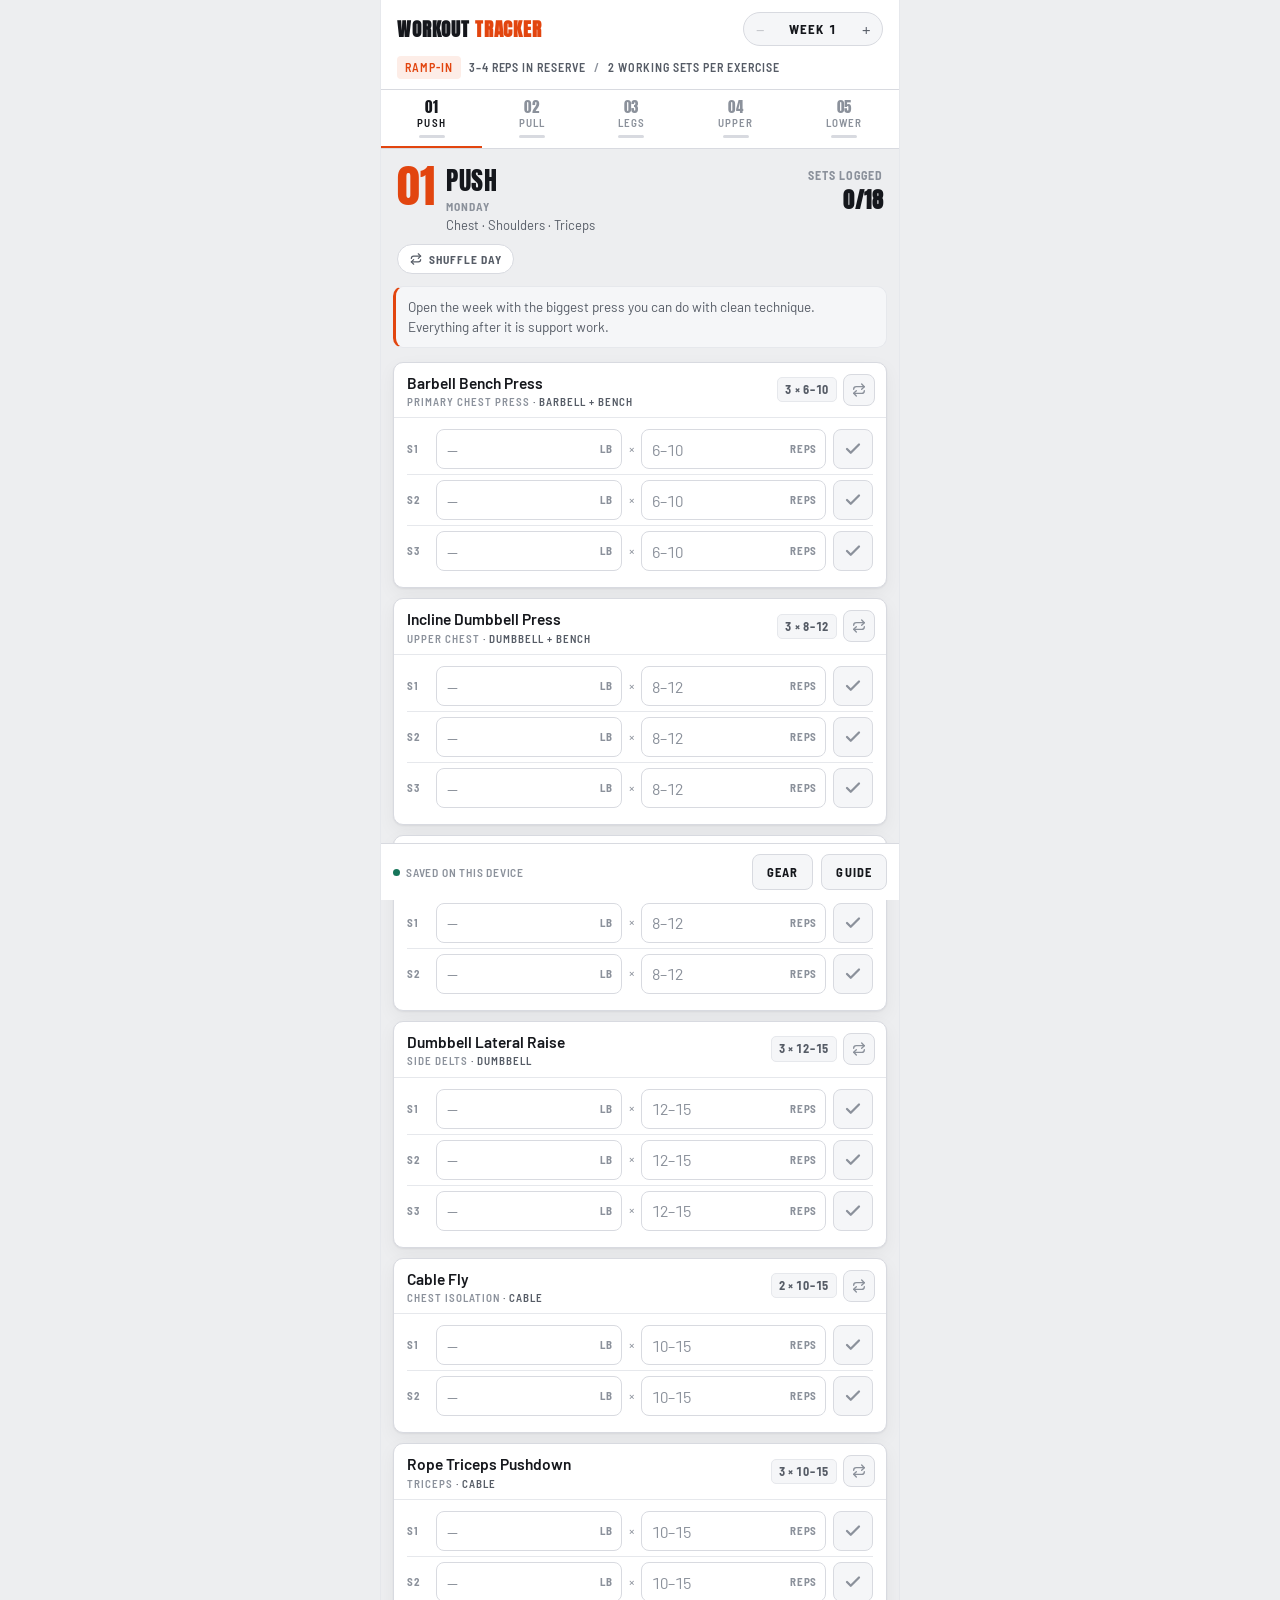
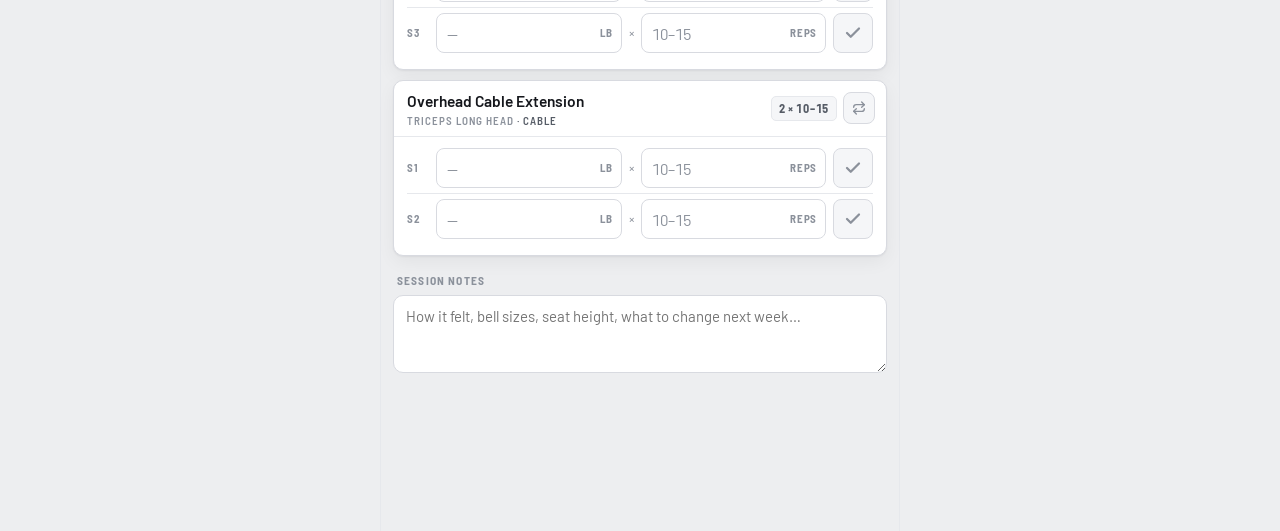
<file: index.html>
<!doctype html>
<html lang="en">
<head>
<meta charset="utf-8">
<meta name="viewport" content="width=device-width, initial-scale=1, viewport-fit=cover">
<title>Workout Tracker</title>
<meta name="description" content="A five-day training log: weight and rep fields for every set, exercises filtered to the equipment you actually have.">
<meta name="apple-mobile-web-app-capable" content="yes">
<meta name="apple-mobile-web-app-status-bar-style" content="black-translucent">
<meta name="apple-mobile-web-app-title" content="Workout Tracker">
<meta name="mobile-web-app-capable" content="yes">
<meta name="theme-color" content="#E2450F" media="(prefers-color-scheme: light)">
<meta name="theme-color" content="#0D0F13" media="(prefers-color-scheme: dark)">
<link rel="manifest" href="manifest.webmanifest">
<link rel="icon" href="assets/icon.svg" type="image/svg+xml">
<link rel="apple-touch-icon" href="assets/icon-192.png">
<link rel="preconnect" href="https://fonts.googleapis.com">
<link rel="preconnect" href="https://fonts.gstatic.com" crossorigin>
<link rel="stylesheet" href="https://fonts.googleapis.com/css2?family=Anton&family=Barlow:ital,wght@0,400;0,500;0,600;0,700;1,400&family=Barlow+Semi+Condensed:wght@500;600;700&display=swap">
<link rel="stylesheet" href="assets/app.css">
</head>
<body>

<div class="shell">
  <header class="topbar" id="topbar">
    <div class="topbar-row">
      <h1 class="wordmark">Workout <span>Tracker</span></h1>
      <div class="weekpick">
        <button id="wprev" type="button" aria-label="Previous week">&minus;</button>
        <span class="weeklabel" id="wlabel">Week 1</span>
        <button id="wnext" type="button" aria-label="Next week">+</button>
      </div>
    </div>
    <div class="phase" id="phase"></div>
  </header>

  <nav class="tabs" id="tabs" role="tablist" aria-label="Training day"></nav>

  <main id="main"></main>

  <div class="dock">
    <span class="sync"><span class="dot" id="syncdot"></span><span id="syncmsg">Saved on this device</span></span>
    <button class="btn" id="gearbtn" type="button">Gear</button>
    <button class="btn" id="guidebtn" type="button">Guide</button>
  </div>
</div>

<div class="scrim hidden" id="gearscrim">
  <section class="sheet" role="dialog" aria-modal="true" aria-labelledby="geartitle">
    <div class="sheethead">
      <h3 id="geartitle">Your gym</h3>
      <button class="btn" data-close="gearscrim" type="button">Close</button>
    </div>
    <p>Switch off anything your gym doesn't have. Every exercise that needs it disappears and gets replaced with one that trains the same muscle using what you do have.</p>
    <div id="eqlist"></div>
    <h4>Variety</h4>
    <div id="varylist"></div>
    <p id="poolcount" class="count"></p>
  </section>
</div>

<div class="scrim hidden" id="scrim">
  <section class="sheet" role="dialog" aria-modal="true" aria-labelledby="sheettitle">
    <div class="sheethead">
      <h3 id="sheettitle">How to run this program</h3>
      <button class="btn" data-close="scrim" type="button">Close</button>
    </div>

    <h4>The week</h4>
    <table class="tbl">
      <thead><tr><th>Day</th><th>Session</th></tr></thead>
      <tbody>
        <tr><td>Monday</td><td>Push</td></tr>
        <tr><td>Tuesday</td><td>Pull</td></tr>
        <tr><td>Wednesday</td><td>Legs + Core</td></tr>
        <tr><td>Thursday</td><td>Rest</td></tr>
        <tr><td>Friday</td><td>Upper</td></tr>
        <tr><td>Saturday</td><td>Lower + Finish</td></tr>
        <tr><td>Sunday</td><td>Rest</td></tr>
      </tbody>
    </table>
    <p>Five sessions, but recovery is built into the middle and the end of the week. Each muscle group gets trained roughly twice.</p>

    <h4>Swapping exercises</h4>
    <p>Every card is a <b>slot</b> &mdash; a job that needs doing, like "primary chest press" or "hamstring curl" &mdash; not a fixed exercise. The swap arrows on each card pull a different movement that does the same job with the equipment you have. <b>Shuffle day</b> re-rolls the whole session.</p>
    <p>Swapping a card that already has numbers in it clears that card for the week, since those numbers belonged to a different lift. Tap the arrows twice to confirm.</p>
    <p>Turn on <b>Auto-vary</b> under Gear and each new week rolls a fresh selection on its own. Leave it off and your picks carry forward unchanged, which makes progression easier to read.</p>

    <h4>Reps in reserve</h4>
    <table class="tbl">
      <thead><tr><th>Weeks</th><th>Leave in the tank</th><th>Working sets</th></tr></thead>
      <tbody>
        <tr><td>1&ndash;2</td><td>3&ndash;4 reps</td><td>2 per exercise</td></tr>
        <tr><td>3&ndash;4</td><td>2&ndash;3 reps</td><td>As listed</td></tr>
        <tr><td>5+</td><td>1&ndash;2 reps</td><td>As listed</td></tr>
      </tbody>
    </table>
    <p>You do not need to train to failure to rebuild muscle. Strength comes back fast because of muscle memory &mdash; tendons and connective tissue do not. Don't let a quick jump in strength talk you into loading the bar every week.</p>

    <h4>Double progression</h4>
    <p>Stay at one weight until every set hits the top of the rep range, then add weight and start at the bottom again.</p>
    <ul>
      <li>Week 1 &mdash; 135 &times; 8, 8, 7</li>
      <li>Week 2 &mdash; 135 &times; 9, 9, 8</li>
      <li>Week 3 &mdash; 135 &times; 10, 10, 10 &rarr; move up</li>
      <li>Week 4 &mdash; 145 &times; 7, 7, 6</li>
    </ul>
    <p>Each set row shows what you logged the week before &mdash; and names the lift, so a swapped exercise never reads as a strength drop.</p>

    <h4>Rest between sets</h4>
    <ul>
      <li><b>2&ndash;3 min</b> &mdash; presses, rows, squats, RDLs, leg press.</li>
      <li><b>60&ndash;90 sec</b> &mdash; curls, extensions, lateral raises, calves.</li>
    </ul>
    <p>Don't cut rest short to make the session feel harder. This is resistance training, not cardio.</p>

    <h4>Kettlebell notes</h4>
    <p>Kettlebells log the same way as anything else &mdash; enter the bell weight. For <b>double</b> kettlebell work, log the weight of one bell and stay consistent week to week. Swings are the one exercise here that lives in the 12&ndash;20 rep range on purpose: it's a hinge you drive with your hips, not a squat, and not a shoulder raise.</p>

    <h4>Session length</h4>
    <p>Keep the first month to <b>50&ndash;70 minutes</b>. Leave feeling like you trained hard enough to grow &mdash; and could have done a little more.</p>

    <h4>This log</h4>
    <p>Every number saves as you type. Weeks are kept separately, so scroll back with the week selector any time.</p>
    <p>Everything lives in this browser's storage &mdash; nothing leaves your device and there is no account. That also means a new phone starts empty, so export a backup before you switch devices or clear browsing data.</p>
    <p style="display:flex; gap:8px; flex-wrap:wrap">
      <button class="btn" id="exportbtn" type="button">Export backup</button>
      <button class="btn" id="importbtn" type="button">Import backup</button>
      <button class="btn danger" id="clearbtn" type="button">Clear this week</button>
    </p>
    <p id="importstatus" class="count"></p>
    <input type="file" id="importfile" accept="application/json,.json" class="hidden">
  </section>
</div>

<script src="assets/app.js"></script>
<script>
if("serviceWorker" in navigator){
  window.addEventListener("load", function(){
    navigator.serviceWorker.register("sw.js").catch(function(){});
  });
}
</script>
</body>
</html>
</file>
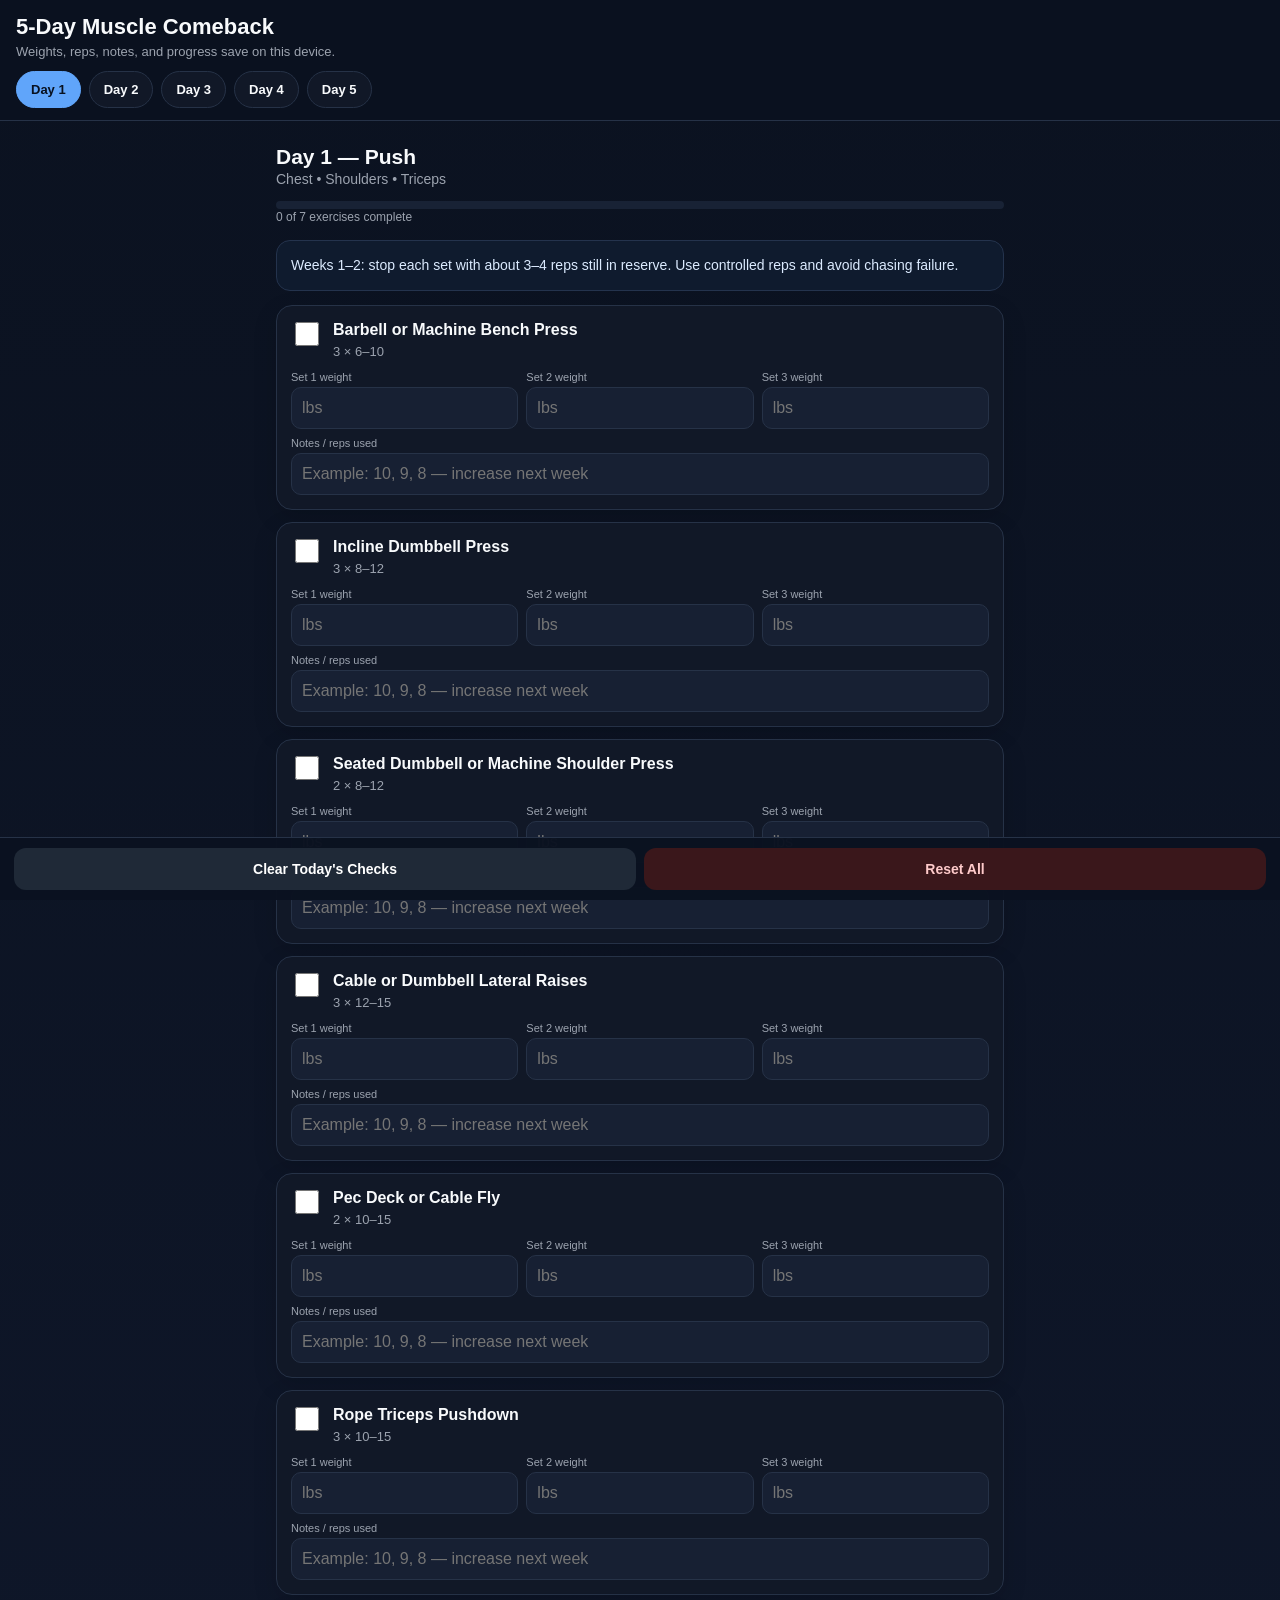
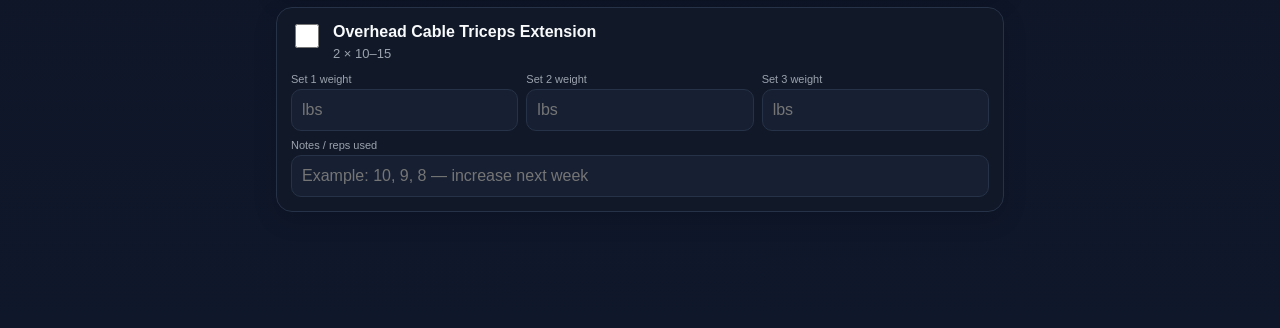
<file: 5-Day-Muscle-Comeback-PWA/index.html>
<!DOCTYPE html>
<html lang="en">
<head>
<meta charset="UTF-8">
<meta name="viewport" content="width=device-width, initial-scale=1, viewport-fit=cover, user-scalable=no">
<meta name="theme-color" content="#0b1220">
<meta name="apple-mobile-web-app-capable" content="yes">
<meta name="apple-mobile-web-app-status-bar-style" content="black-translucent">
<meta name="apple-mobile-web-app-title" content="Muscle Comeback">
<link rel="manifest" href="manifest.json">
<link rel="apple-touch-icon" href="icon-180.png">
<title>5-Day Muscle Comeback</title>
<style>
:root{
  --bg:#0b1220;--card:#111827;--card2:#172033;--text:#f8fafc;
  --muted:#9ca3af;--accent:#60a5fa;--accent2:#22c55e;--border:#263247;
}
*{box-sizing:border-box;-webkit-tap-highlight-color:transparent}
html,body{margin:0;min-height:100%;background:var(--bg);color:var(--text)}
body{
  font-family:-apple-system,BlinkMacSystemFont,"Segoe UI",Roboto,Arial,sans-serif;
  background:linear-gradient(180deg,#0b1220,#0f172a);
  padding-bottom:calc(88px + env(safe-area-inset-bottom));
}
header{
  position:sticky;top:0;z-index:10;background:rgba(11,18,32,.96);
  backdrop-filter:blur(14px);-webkit-backdrop-filter:blur(14px);
  padding:calc(14px + env(safe-area-inset-top)) 16px 10px;
  border-bottom:1px solid var(--border);
}
h1{font-size:22px;margin:0 0 4px}
.subtitle{color:var(--muted);font-size:13px}
.tabs{display:flex;gap:8px;overflow-x:auto;padding:12px 0 2px;scrollbar-width:none}
.tabs::-webkit-scrollbar{display:none}
.tab{
  flex:0 0 auto;border:1px solid var(--border);background:var(--card);color:var(--text);
  padding:10px 14px;border-radius:999px;font-weight:700;font-size:13px
}
.tab.active{background:var(--accent);color:#08111f;border-color:var(--accent)}
main{padding:16px;max-width:760px;margin:0 auto}
.day{display:none}.day.active{display:block}
.day h2{font-size:21px;margin:8px 0 2px}
.focus{color:var(--muted);font-size:14px;margin-bottom:14px}
.exercise{
  background:var(--card);border:1px solid var(--border);border-radius:16px;
  padding:14px;margin:12px 0;box-shadow:0 8px 24px rgba(0,0,0,.14)
}
.row{display:grid;grid-template-columns:32px 1fr;gap:10px;align-items:start}
.done{width:24px;height:24px;margin-top:2px;accent-color:var(--accent2)}
.exercise-name{font-size:16px;font-weight:800;line-height:1.25}
.sets{font-size:13px;color:var(--muted);margin-top:4px}
.inputs{display:grid;grid-template-columns:repeat(3,1fr);gap:8px;margin-top:12px}
label{font-size:11px;color:var(--muted);display:block;margin-bottom:4px}
input[type="number"],input[type="text"]{
  width:100%;background:var(--card2);color:var(--text);border:1px solid var(--border);
  border-radius:10px;padding:11px 10px;font-size:16px;outline:none
}
input:focus{border-color:var(--accent)}
.notes{margin-top:8px}
.tipbox{
  background:#0f1b2e;border:1px solid #24334d;border-radius:14px;
  padding:14px;margin:14px 0;color:#dbeafe;font-size:14px;line-height:1.45
}
.progress{height:8px;background:#182235;border-radius:999px;overflow:hidden;margin-top:10px}
.progress>div{height:100%;background:var(--accent2);width:0}
.footerbar{
  position:fixed;left:0;right:0;bottom:0;padding:10px 14px calc(10px + env(safe-area-inset-bottom));
  background:rgba(11,18,32,.97);border-top:1px solid var(--border);
  display:flex;gap:8px;z-index:20
}
.btn{flex:1;border:0;border-radius:12px;padding:13px 12px;font-size:14px;font-weight:800}
.btn.secondary{background:#1f2937;color:#fff}
.btn.danger{background:#3a171b;color:#fecaca}
.small{font-size:12px;color:var(--muted);line-height:1.45}
.install-note{
  display:none;margin:12px 0;padding:12px;border-radius:12px;background:#162133;
  border:1px solid var(--border);font-size:13px;color:#dbeafe
}
@media(max-width:420px){
  .inputs{grid-template-columns:1fr 1fr}
  .inputs .full{grid-column:1/-1}
}
</style>
</head>
<body>
<header>
  <h1>5-Day Muscle Comeback</h1>
  <div class="subtitle">Weights, reps, notes, and progress save on this device.</div>
  <div class="tabs" id="tabs"></div>
</header>

<main id="app"></main>

<div class="footerbar">
  <button class="btn secondary" onclick="clearChecks()">Clear Today's Checks</button>
  <button class="btn danger" onclick="resetAll()">Reset All</button>
</div>

<script>
const workouts = [
  {title:"Day 1 — Push",focus:"Chest • Shoulders • Triceps",
   tip:"Weeks 1–2: stop each set with about 3–4 reps still in reserve. Use controlled reps and avoid chasing failure.",
   exercises:[
    ["Barbell or Machine Bench Press","3 × 6–10"],["Incline Dumbbell Press","3 × 8–12"],
    ["Seated Dumbbell or Machine Shoulder Press","2 × 8–12"],["Cable or Dumbbell Lateral Raises","3 × 12–15"],
    ["Pec Deck or Cable Fly","2 × 10–15"],["Rope Triceps Pushdown","3 × 10–15"],
    ["Overhead Cable Triceps Extension","2 × 10–15"]]},
  {title:"Day 2 — Pull",focus:"Back • Rear Delts • Biceps",
   tip:"Favor chest-supported rows while rebuilding conditioning so your back gets trained hard without unnecessarily exhausting your lower back.",
   exercises:[
    ["Lat Pulldown","3 × 8–12"],["Chest-Supported Row","3 × 8–12"],["Seated Cable Row","2 × 10–12"],
    ["Face Pull or Reverse Pec Deck","3 × 12–15"],["Dumbbell Curl","3 × 8–12"],
    ["Hammer Curl","2 × 10–15"],["Optional: Back Extension","2 × 10–15"]]},
  {title:"Day 3 — Legs + Core",focus:"Quads • Hamstrings • Glutes • Calves • Core",
   tip:"Leg press or hack squat is a good re-entry choice before returning to heavy barbell squats.",
   exercises:[
    ["Leg Press or Hack Squat","3 × 8–12"],["Romanian Deadlift","3 × 8–10"],["Leg Extension","2 × 10–15"],
    ["Seated or Lying Leg Curl","3 × 10–15"],["Walking Lunges","2 × 8–10 each leg"],
    ["Standing or Seated Calf Raise","3 × 10–15"],["Cable Crunch","3 × 10–15"],["Plank","2 × 30–60 sec"]]},
  {title:"Day 4 — Upper",focus:"Chest • Back • Shoulders • Arms",
   tip:"This is your second upper-body stimulus of the week. Keep technique clean and don't turn it into a max-effort session.",
   exercises:[
    ["Incline Machine or Barbell Press","3 × 8–12"],["Neutral-Grip Lat Pulldown","3 × 8–12"],
    ["Machine or Cable Row","3 × 8–12"],["Machine Chest Press","2 × 10–12"],["Lateral Raise","3 × 12–15"],
    ["Rear-Delt Fly","2 × 12–15"],["Cable Curl","2 × 10–15"],["Triceps Pushdown","2 × 10–15"]]},
  {title:"Day 5 — Lower + Finish",focus:"Legs • Glutes • Core • Grip • Traps",
   tip:"Farmer's carries finish the week with grip, traps, shoulders, core, upper back and legs working together.",
   exercises:[
    ["Goblet, Hack, or Smith Squat","3 × 8–12"],["Hip Thrust or Glute Bridge","3 × 8–12"],
    ["Leg Curl","3 × 10–15"],["Bulgarian Split Squat","2 × 8–10 each leg"],["Calf Raise","3 × 12–15"],
    ["Cable Crunch or Hanging Knee Raise","3 × 10–15"],["Farmer's Carry","3 × 30–45 sec"]]}
];

let activeDay = Number(localStorage.getItem("activeDay") || 0);
function key(day,ex,field){return `workout_d${day}_e${ex}_${field}`}

function build(){
  const tabs=document.getElementById("tabs"),app=document.getElementById("app");
  tabs.innerHTML="";app.innerHTML="";
  workouts.forEach((day,di)=>{
    const tab=document.createElement("button");
    tab.className="tab"+(di===activeDay?" active":"");
    tab.textContent=`Day ${di+1}`;tab.onclick=()=>showDay(di);tabs.appendChild(tab);

    const section=document.createElement("section");
    section.className="day"+(di===activeDay?" active":"");section.id=`day-${di}`;
    const doneCount=day.exercises.filter((_,ei)=>localStorage.getItem(key(di,ei,"done"))==="1").length;
    const pct=Math.round(doneCount/day.exercises.length*100);
    section.innerHTML=`
      <h2>${day.title}</h2><div class="focus">${day.focus}</div>
      <div class="progress"><div id="progress-${di}" style="width:${pct}%"></div></div>
      <div class="small" id="progressText-${di}">${doneCount} of ${day.exercises.length} exercises complete</div>
      <div class="tipbox">${day.tip}</div>`;

    day.exercises.forEach((ex,ei)=>{
      const [name,sets]=ex, card=document.createElement("div");
      card.className="exercise";
      const checked=localStorage.getItem(key(di,ei,"done"))==="1";
      const vals=["w1","w2","w3"].map(f=>localStorage.getItem(key(di,ei,f))||"");
      const notes=localStorage.getItem(key(di,ei,"notes"))||"";
      card.innerHTML=`
        <div class="row">
          <input class="done" type="checkbox" ${checked?"checked":""} onchange="saveDone(${di},${ei},this.checked)">
          <div><div class="exercise-name">${name}</div><div class="sets">${sets}</div></div>
        </div>
        <div class="inputs">
          <div><label>Set 1 weight</label><input inputmode="decimal" type="number" step="any" value="${vals[0]}" oninput="saveField(${di},${ei},'w1',this.value)" placeholder="lbs"></div>
          <div><label>Set 2 weight</label><input inputmode="decimal" type="number" step="any" value="${vals[1]}" oninput="saveField(${di},${ei},'w2',this.value)" placeholder="lbs"></div>
          <div><label>Set 3 weight</label><input inputmode="decimal" type="number" step="any" value="${vals[2]}" oninput="saveField(${di},${ei},'w3',this.value)" placeholder="lbs"></div>
        </div>
        <div class="notes"><label>Notes / reps used</label>
          <input type="text" value="${notes.replace(/"/g,'&quot;')}" oninput="saveField(${di},${ei},'notes',this.value)" placeholder="Example: 10, 9, 8 — increase next week">
        </div>`;
      section.appendChild(card);
    });
    app.appendChild(section);
  });
}
function showDay(di){activeDay=di;localStorage.setItem("activeDay",String(di));build();window.scrollTo({top:0,behavior:"smooth"})}
function saveField(di,ei,field,value){localStorage.setItem(key(di,ei,field),value)}
function saveDone(di,ei,checked){localStorage.setItem(key(di,ei,"done"),checked?"1":"0");updateProgress(di)}
function updateProgress(di){
  const total=workouts[di].exercises.length;
  let done=0;workouts[di].exercises.forEach((_,ei)=>{if(localStorage.getItem(key(di,ei,"done"))==="1")done++});
  document.getElementById(`progress-${di}`).style.width=`${Math.round(done/total*100)}%`;
  document.getElementById(`progressText-${di}`).textContent=`${done} of ${total} exercises complete`;
}
function clearChecks(){
  workouts[activeDay].exercises.forEach((_,ei)=>localStorage.removeItem(key(activeDay,ei,"done")));build()
}
function resetAll(){
  if(confirm("Reset all saved weights, notes, and completion checks?")){
    const keep=localStorage.getItem("activeDay");
    Object.keys(localStorage).filter(k=>k.startsWith("workout_")).forEach(k=>localStorage.removeItem(k));
    if(keep!==null)localStorage.setItem("activeDay",keep);build()
  }
}
if("serviceWorker" in navigator){
  window.addEventListener("load",()=>navigator.serviceWorker.register("./service-worker.js").catch(()=>{}));
}
build();
</script>
</body>
</html>
</file>
<file: assets/app.css>
:root{
  --ground:#EDEEF0;
  --surface:#FFFFFF;
  --surface-2:#F5F6F8;
  --field:#FFFFFF;
  --line:#D8DAE0;
  --line-soft:#E6E8EC;
  --ink:#15171C;
  --ink-2:#565C66;
  --ink-3:#8B919B;
  --accent:#E2450F;
  --accent-soft:#FDEDE7;
  --accent-ink:#FFFFFF;
  --good:#16755A;
  --good-soft:#E4F2ED;
  --shadow:0 1px 2px rgba(16,20,28,.06), 0 6px 18px rgba(16,20,28,.05);
  --radius:10px;
}
@media (prefers-color-scheme: dark){
  :root:not([data-theme="light"]){
    --ground:#0D0F13;
    --surface:#16191F;
    --surface-2:#1C2028;
    --field:#11141A;
    --line:#2A2F38;
    --line-soft:#232830;
    --ink:#ECEEF2;
    --ink-2:#A0A8B3;
    --ink-3:#6C7581;
    --accent:#FF6A38;
    --accent-soft:#2A1710;
    --accent-ink:#160D07;
    --good:#4CC79C;
    --good-soft:#12241F;
    --shadow:0 1px 2px rgba(0,0,0,.4), 0 8px 22px rgba(0,0,0,.28);
  }
}
:root[data-theme="dark"]{
  --ground:#0D0F13;
  --surface:#16191F;
  --surface-2:#1C2028;
  --field:#11141A;
  --line:#2A2F38;
  --line-soft:#232830;
  --ink:#ECEEF2;
  --ink-2:#A0A8B3;
  --ink-3:#6C7581;
  --accent:#FF6A38;
  --accent-soft:#2A1710;
  --accent-ink:#160D07;
  --good:#4CC79C;
  --good-soft:#12241F;
  --shadow:0 1px 2px rgba(0,0,0,.4), 0 8px 22px rgba(0,0,0,.28);
}

*{box-sizing:border-box}
body{
  margin:0;
  background:var(--ground);
  color:var(--ink);
  font-family:"Barlow",-apple-system,BlinkMacSystemFont,"Segoe UI",Roboto,sans-serif;
  font-size:15px;
  line-height:1.45;
  -webkit-font-smoothing:antialiased;
  -webkit-text-size-adjust:100%;
}
.shell{
  max-width:520px; margin:0 auto;
  min-height:100vh;
  min-height:100dvh;
  padding-left:env(safe-area-inset-left, 0px);
  padding-right:env(safe-area-inset-right, 0px);
  background:var(--ground);
  border-left:1px solid var(--line-soft); border-right:1px solid var(--line-soft);
  display:flex; flex-direction:column;
}
@media (max-width:540px){ .shell{border:0} }

/* ---------- header ---------- */
/* padding-top clears the status bar / notch when installed to the home screen,
   where the page paints edge to edge. It resolves to 0 in a normal browser tab. */
.topbar{
  position:sticky; top:0; z-index:30;
  background:var(--surface); border-bottom:1px solid var(--line);
  padding-top:env(safe-area-inset-top, 0px);
}
/* iOS paints the status bar text white over an installed app, so the strip behind
   it stays dark in BOTH themes — otherwise light mode is white text on white. */
.topbar::before{
  content:""; position:absolute; top:0; left:0; right:0;
  height:env(safe-area-inset-top, 0px);
  background:#0D0F13;
}
.topbar-row{display:flex; align-items:center; justify-content:space-between; gap:12px; padding:12px 16px 10px}
.wordmark{
  font-family:"Anton",Impact,"Barlow Semi Condensed",sans-serif;
  font-size:19px; letter-spacing:.045em; text-transform:uppercase;
  line-height:1; margin:0; color:var(--ink);
  white-space:nowrap;          /* the name has a space in it — never let it stack */
}
@media (max-width:370px){ .wordmark{font-size:16.5px; letter-spacing:.03em} }
@media (max-width:340px){ .wordmark{font-size:14px; letter-spacing:.02em} .weeklabel{min-width:62px; padding:0 4px} }
.wordmark span{color:var(--accent)}
.weekpick{
  display:flex; align-items:center; gap:2px; flex:none;
  background:var(--surface-2); border:1px solid var(--line);
  border-radius:999px; padding:2px;
}
.weekpick button{
  width:28px; height:28px; border:0; border-radius:999px;
  background:transparent; color:var(--ink-2);
  font-size:17px; line-height:1; cursor:pointer; font-family:inherit;
}
.weekpick button:hover{background:var(--line-soft); color:var(--ink)}
.weekpick button:disabled{opacity:.3; cursor:default}
.weeklabel{
  font-family:"Barlow Semi Condensed",sans-serif;
  font-weight:700; font-size:13px; letter-spacing:.09em; text-transform:uppercase;
  padding:0 8px; min-width:74px; text-align:center; font-variant-numeric:tabular-nums;
}
.phase{
  display:flex; align-items:center; gap:8px; flex-wrap:wrap; padding:0 16px 10px;
  font-family:"Barlow Semi Condensed",sans-serif;
  font-size:12px; font-weight:600; letter-spacing:.08em; text-transform:uppercase; color:var(--ink-2);
}
.phase .tag{background:var(--accent-soft); color:var(--accent); padding:3px 8px; border-radius:4px}
.phase .sep{color:var(--ink-3)}

/* ---------- day tabs ---------- */
.tabs{
  position:sticky; top:var(--tabtop,0); z-index:29;
  display:flex; overflow-x:auto; scrollbar-width:none;
  background:var(--surface); border-bottom:1px solid var(--line);
}
.tabs::-webkit-scrollbar{display:none}
.tab{
  flex:1 0 auto; min-width:72px; border:0; background:transparent; cursor:pointer;
  padding:9px 10px 8px; font-family:inherit; color:var(--ink-3);
  border-bottom:2px solid transparent; text-align:center;
}
.tab .tnum{display:block; font-family:"Anton",Impact,sans-serif; font-size:15px; letter-spacing:.03em; line-height:1.1}
.tab .tname{
  display:block; font-family:"Barlow Semi Condensed",sans-serif;
  font-size:11px; font-weight:600; letter-spacing:.1em; text-transform:uppercase;
}
.tab .tbar{display:block; height:3px; margin:6px auto 0; width:26px; background:var(--line); border-radius:2px; overflow:hidden}
.tab .tbar i{display:block; height:100%; width:0; background:var(--good); border-radius:2px}
.tab[aria-selected="true"]{color:var(--ink); border-bottom-color:var(--accent)}
.tab:focus-visible{outline:2px solid var(--accent); outline-offset:-3px}

/* ---------- day head ---------- */
main{flex:1; padding:0 12px 96px}
.dayhead{padding:18px 4px 10px; display:flex; align-items:flex-start; gap:12px}
.daynum{font-family:"Anton",Impact,sans-serif; font-size:46px; line-height:.82; color:var(--accent); letter-spacing:-.01em}
.dayhead h2{
  margin:0; font-family:"Anton",Impact,sans-serif; font-weight:400;
  font-size:26px; line-height:1; letter-spacing:.02em; text-transform:uppercase; text-wrap:balance;
}
.daymeta{margin-top:5px; color:var(--ink-2); font-size:13px}
.daymeta b{
  font-family:"Barlow Semi Condensed",sans-serif; font-weight:700;
  letter-spacing:.08em; text-transform:uppercase; font-size:11.5px;
  color:var(--ink-3); display:block; margin-bottom:1px;
}
.dayprog{
  margin-left:auto; text-align:right; white-space:nowrap;
  font-family:"Barlow Semi Condensed",sans-serif; font-weight:700;
  font-size:12px; letter-spacing:.08em; text-transform:uppercase; color:var(--ink-3);
}
.dayprog em{
  display:block; font-style:normal; font-family:"Anton",Impact,sans-serif;
  font-size:22px; color:var(--ink); letter-spacing:.02em; font-variant-numeric:tabular-nums;
}
.dayactions{display:flex; gap:8px; align-items:center; padding:0 4px 12px; flex-wrap:wrap}
.chip{
  border:1px solid var(--line); background:var(--surface); color:var(--ink-2);
  font-family:"Barlow Semi Condensed",sans-serif; font-weight:700; font-size:11.5px;
  letter-spacing:.09em; text-transform:uppercase;
  padding:7px 11px; border-radius:999px; cursor:pointer;
  display:inline-flex; align-items:center; gap:6px;
}
.chip:hover{border-color:var(--ink-3); color:var(--ink)}
.chip svg{width:14px; height:14px}
.chip.armed{border-color:var(--accent); color:var(--accent); background:var(--accent-soft)}
.chip:focus-visible{outline:2px solid var(--accent); outline-offset:2px}

.coach{
  background:var(--surface-2); border:1px solid var(--line-soft); border-left:3px solid var(--accent);
  border-radius:var(--radius); padding:10px 12px; margin:0 0 14px;
  font-size:13.5px; color:var(--ink-2);
}
.coach b{color:var(--ink); font-weight:600}

/* ---------- exercise card ---------- */
.card{
  background:var(--surface); border:1px solid var(--line);
  border-radius:var(--radius); box-shadow:var(--shadow);
  margin-bottom:10px; overflow:hidden;
}
.card.done{border-color:color-mix(in srgb, var(--good) 45%, var(--line))}
.card.blocked{border-style:dashed; box-shadow:none; background:var(--surface-2)}
.chead{display:flex; align-items:flex-start; gap:8px; padding:11px 11px 9px 13px; border-bottom:1px solid var(--line-soft)}
.cname{font-weight:600; font-size:15.5px; line-height:1.2; flex:1; text-wrap:balance; min-width:0}
.cmeta{
  font-family:"Barlow Semi Condensed",sans-serif; font-size:11px; font-weight:600;
  letter-spacing:.09em; text-transform:uppercase; color:var(--ink-3);
  display:block; margin-top:3px;
}
.cmeta .eq{color:var(--ink-2); white-space:nowrap}
.cright{display:flex; align-items:center; gap:6px; flex:none}
.ctarget{
  font-family:"Barlow Semi Condensed",sans-serif; font-weight:700; font-size:12px;
  letter-spacing:.06em; text-transform:uppercase; color:var(--ink-2);
  background:var(--surface-2); border:1px solid var(--line-soft);
  padding:3px 7px; border-radius:5px; white-space:nowrap; font-variant-numeric:tabular-nums;
}
.swap{
  width:32px; height:32px; flex:none; border-radius:8px;
  border:1px solid var(--line); background:var(--surface-2); color:var(--ink-3);
  cursor:pointer; display:flex; align-items:center; justify-content:center;
}
.swap svg{width:16px; height:16px}
.swap:hover{color:var(--accent); border-color:var(--accent)}
.swap.armed{background:var(--accent); border-color:var(--accent); color:var(--accent-ink)}
.swap:disabled{opacity:.35; cursor:default}
.swap:focus-visible{outline:2px solid var(--accent); outline-offset:2px}

.sets{padding:6px 13px 11px}
.setrow{display:flex; align-items:center; gap:7px; padding:5px 0}
.setrow + .setrow{border-top:1px solid var(--line-soft)}
.sidx{
  font-family:"Barlow Semi Condensed",sans-serif; font-weight:700;
  font-size:11px; letter-spacing:.08em; color:var(--ink-3);
  width:22px; flex:none; text-transform:uppercase;
}
.field{position:relative; flex:1 1 0; min-width:0}
.field input{
  width:100%; height:40px; padding:0 30px 0 10px;
  background:var(--field); color:var(--ink);
  border:1px solid var(--line); border-radius:8px;
  font-family:"Barlow",sans-serif; font-size:16px; font-weight:600;
  font-variant-numeric:tabular-nums; -moz-appearance:textfield;
}
.field input::-webkit-outer-spin-button,
.field input::-webkit-inner-spin-button{-webkit-appearance:none; margin:0}
.field input::placeholder{color:var(--ink-3); font-weight:400}
.field input:focus{outline:none; border-color:var(--accent); box-shadow:0 0 0 3px var(--accent-soft)}
.field .unit{
  position:absolute; right:9px; top:50%; transform:translateY(-50%);
  font-family:"Barlow Semi Condensed",sans-serif; font-size:11px; font-weight:700;
  letter-spacing:.06em; text-transform:uppercase; color:var(--ink-3); pointer-events:none;
}
.bw{
  flex:1 1 0; height:40px; display:flex; align-items:center; justify-content:center;
  border:1px dashed var(--line); border-radius:8px; color:var(--ink-3);
  font-family:"Barlow Semi Condensed",sans-serif; font-size:11.5px; font-weight:700;
  letter-spacing:.09em; text-transform:uppercase;
}
.times{color:var(--ink-3); font-size:13px; flex:none}
.check{
  flex:none; width:40px; height:40px; border-radius:8px;
  border:1px solid var(--line); background:var(--surface-2); color:var(--ink-3);
  cursor:pointer; display:flex; align-items:center; justify-content:center;
}
.check svg{width:18px; height:18px; display:block}
.check[aria-pressed="true"]{background:var(--good); border-color:var(--good); color:#fff}
:root[data-theme="dark"] .check[aria-pressed="true"],
:root:not([data-theme="light"]) .check[aria-pressed="true"]{color:#0D0F13}
@media (prefers-color-scheme: light){
  :root:not([data-theme="dark"]) .check[aria-pressed="true"]{color:#fff}
}
.check:focus-visible{outline:2px solid var(--accent); outline-offset:2px}
.prev{padding:1px 0 0 29px; font-size:11.5px; color:var(--ink-3); font-variant-numeric:tabular-nums}
.prev b{color:var(--ink-2); font-weight:600}
.blockedmsg{padding:11px 13px; font-size:13.5px; color:var(--ink-2)}

.noteswrap{margin:16px 0 0}
.noteswrap label{
  display:block; font-family:"Barlow Semi Condensed",sans-serif; font-weight:700;
  font-size:11.5px; letter-spacing:.1em; text-transform:uppercase; color:var(--ink-3);
  margin:0 0 6px 4px;
}
textarea{
  width:100%; min-height:78px; resize:vertical;
  background:var(--surface); color:var(--ink);
  border:1px solid var(--line); border-radius:var(--radius);
  padding:10px 12px; font-family:"Barlow",sans-serif; font-size:15px; line-height:1.45;
}
textarea:focus{outline:none; border-color:var(--accent); box-shadow:0 0 0 3px var(--accent-soft)}

/* ---------- bottom bar ---------- */
.dock{
  position:sticky; bottom:0; z-index:28;
  display:flex; gap:8px; align-items:center;
  padding:10px 12px calc(10px + env(safe-area-inset-bottom));
  background:var(--surface); border-top:1px solid var(--line);
}
.dock .sync{
  flex:1; font-family:"Barlow Semi Condensed",sans-serif; font-size:11.5px;
  font-weight:600; letter-spacing:.07em; text-transform:uppercase; color:var(--ink-3);
  display:flex; align-items:center; gap:6px; min-width:0;
}
.dot{width:7px; height:7px; border-radius:50%; background:var(--ink-3); flex:none}
.dot.on{background:var(--good)}
.btn{
  border:1px solid var(--line); background:var(--surface-2); color:var(--ink);
  font-family:"Barlow Semi Condensed",sans-serif; font-weight:700; font-size:12.5px;
  letter-spacing:.09em; text-transform:uppercase;
  padding:9px 14px; border-radius:8px; cursor:pointer;
}
.btn:hover{border-color:var(--ink-3)}
.btn.primary{background:var(--accent); border-color:var(--accent); color:var(--accent-ink)}
.btn:focus-visible{outline:2px solid var(--accent); outline-offset:2px}

/* ---------- sheets ---------- */
.scrim{position:fixed; inset:0; z-index:40; background:rgba(10,12,16,.5); display:flex; align-items:flex-end; justify-content:center}
.sheet{
  width:100%; max-width:520px; overflow-y:auto;
  max-height:88vh;
  max-height:calc(88dvh - env(safe-area-inset-top, 0px));
  background:var(--ground); border-top-left-radius:16px; border-top-right-radius:16px;
  border:1px solid var(--line); border-bottom:0;
  padding:0 16px calc(24px + env(safe-area-inset-bottom));
  animation:rise .22s ease-out;
}
@keyframes rise{from{transform:translateY(14px); opacity:.6} to{transform:none; opacity:1}}
@media (prefers-reduced-motion: reduce){ .sheet{animation:none} }
.sheethead{
  position:sticky; top:0; background:var(--ground);
  display:flex; align-items:center; justify-content:space-between;
  padding:14px 0 10px; border-bottom:1px solid var(--line-soft); margin-bottom:14px;
}
.sheethead h3{margin:0; font-family:"Anton",Impact,sans-serif; font-weight:400; font-size:20px; letter-spacing:.03em; text-transform:uppercase}
.sheet h4{
  margin:18px 0 6px; font-family:"Barlow Semi Condensed",sans-serif;
  font-size:12px; font-weight:700; letter-spacing:.11em; text-transform:uppercase; color:var(--accent);
}
.sheet p{margin:0 0 8px; color:var(--ink-2); font-size:14.5px}
.sheet ul{margin:0 0 8px; padding-left:18px; color:var(--ink-2); font-size:14.5px}
.sheet li{margin-bottom:4px}
.sheet b{color:var(--ink); font-weight:600}
.tbl{width:100%; border-collapse:collapse; font-size:14px; margin-bottom:8px}
.tbl th{
  text-align:left; font-family:"Barlow Semi Condensed",sans-serif; font-size:11.5px;
  font-weight:700; letter-spacing:.09em; text-transform:uppercase; color:var(--ink-3);
  padding:0 8px 5px 0; border-bottom:1px solid var(--line);
}
.tbl td{padding:7px 8px 7px 0; border-bottom:1px solid var(--line-soft); color:var(--ink-2); font-variant-numeric:tabular-nums}
.tbl td:first-child{color:var(--ink); font-weight:500}
.danger{color:var(--accent); border-color:var(--accent)}
.hidden{display:none !important}

/* toggles */
.toggle{
  display:flex; align-items:center; gap:12px; width:100%;
  background:var(--surface); border:1px solid var(--line); border-radius:var(--radius);
  padding:11px 12px; margin-bottom:7px; cursor:pointer; text-align:left; font-family:inherit;
  color:var(--ink);
}
.toggle:hover{border-color:var(--ink-3)}
.toggle:focus-visible{outline:2px solid var(--accent); outline-offset:2px}
.toggle .tl{flex:1; min-width:0}
.toggle .tl b{display:block; font-size:15px; font-weight:600; color:var(--ink)}
.toggle .tl span{display:block; font-size:12.5px; color:var(--ink-3); line-height:1.35}
.sw{width:42px; height:25px; border-radius:999px; background:var(--line); position:relative; flex:none; transition:background .16s}
.sw::after{
  content:""; position:absolute; top:3px; left:3px; width:19px; height:19px;
  border-radius:50%; background:var(--surface); box-shadow:0 1px 2px rgba(0,0,0,.28);
  transition:transform .16s;
}
.toggle[aria-pressed="true"] .sw{background:var(--good)}
.toggle[aria-pressed="true"] .sw::after{transform:translateX(17px)}
@media (prefers-reduced-motion: reduce){ .sw, .sw::after{transition:none} }
.count{
  font-family:"Barlow Semi Condensed",sans-serif; font-weight:700; font-size:11.5px;
  letter-spacing:.08em; text-transform:uppercase; color:var(--ink-3);
  margin:0 0 10px 2px;
}
</file>
